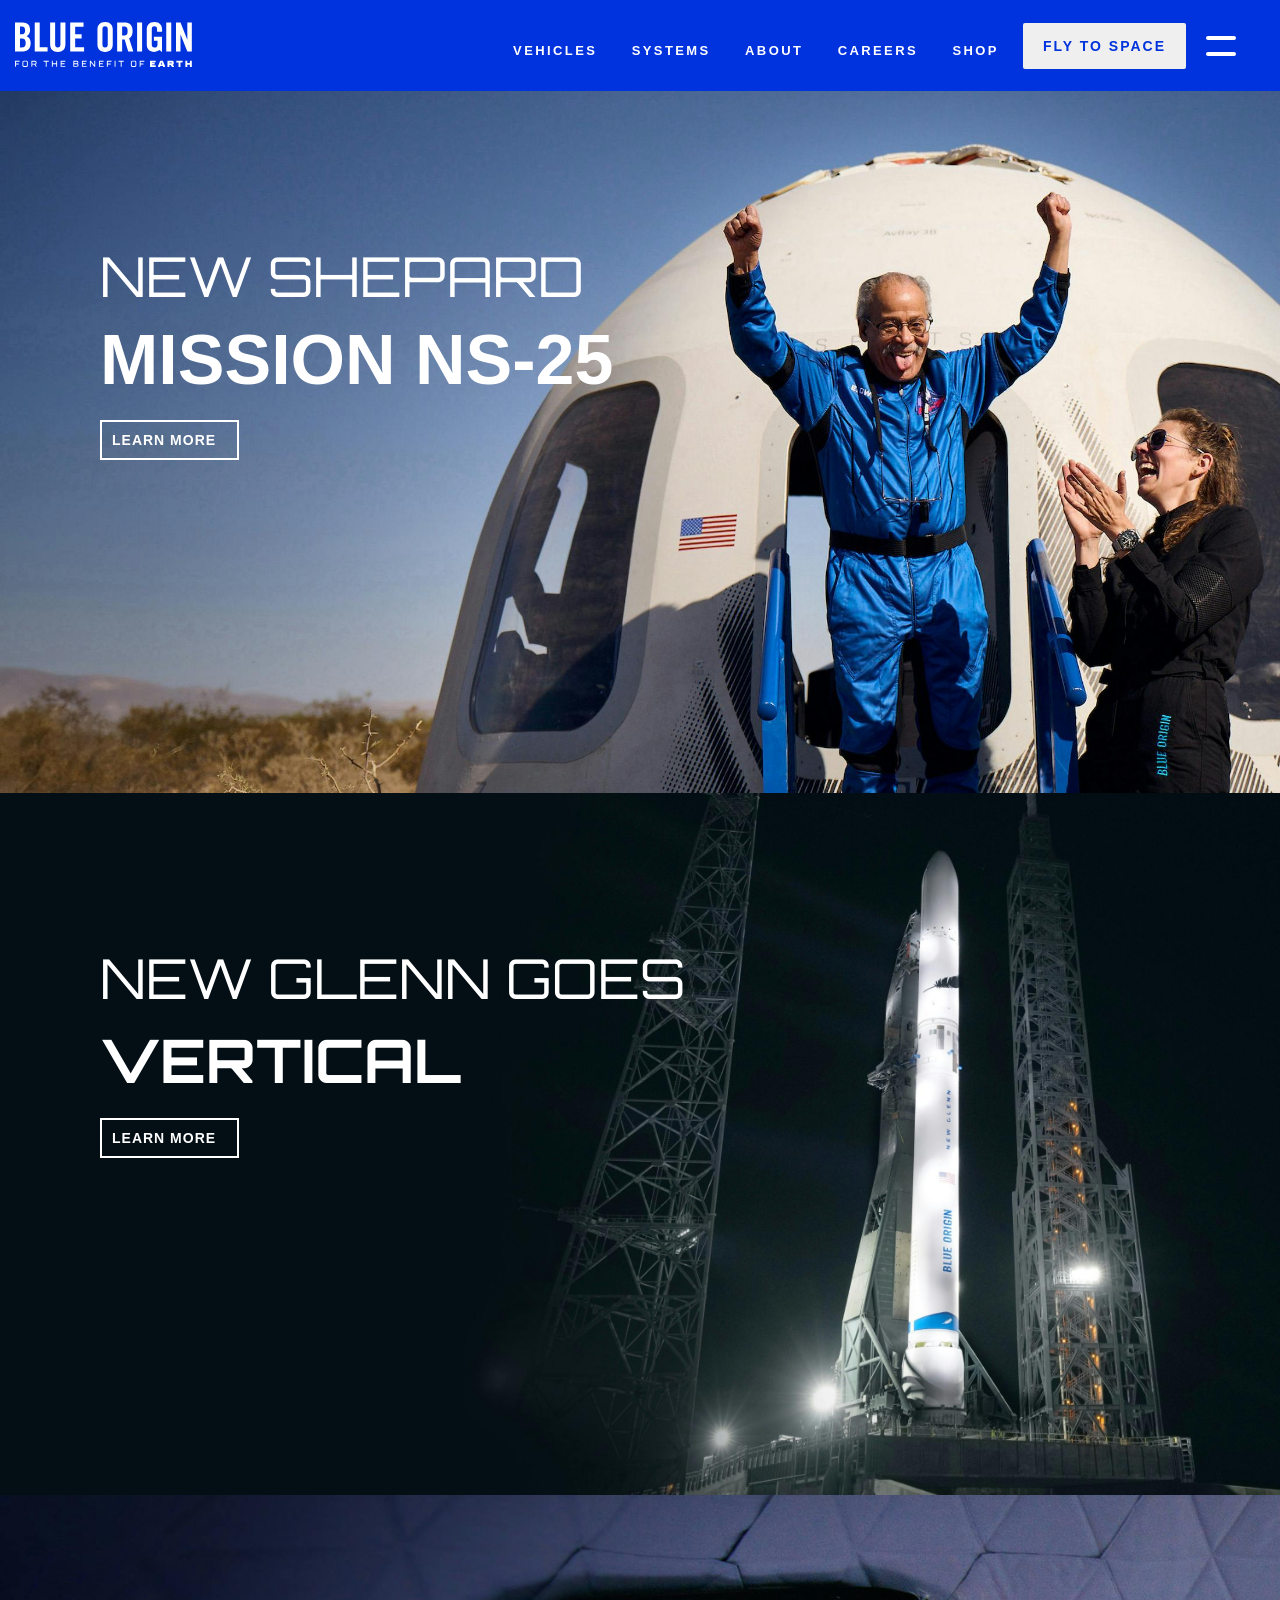
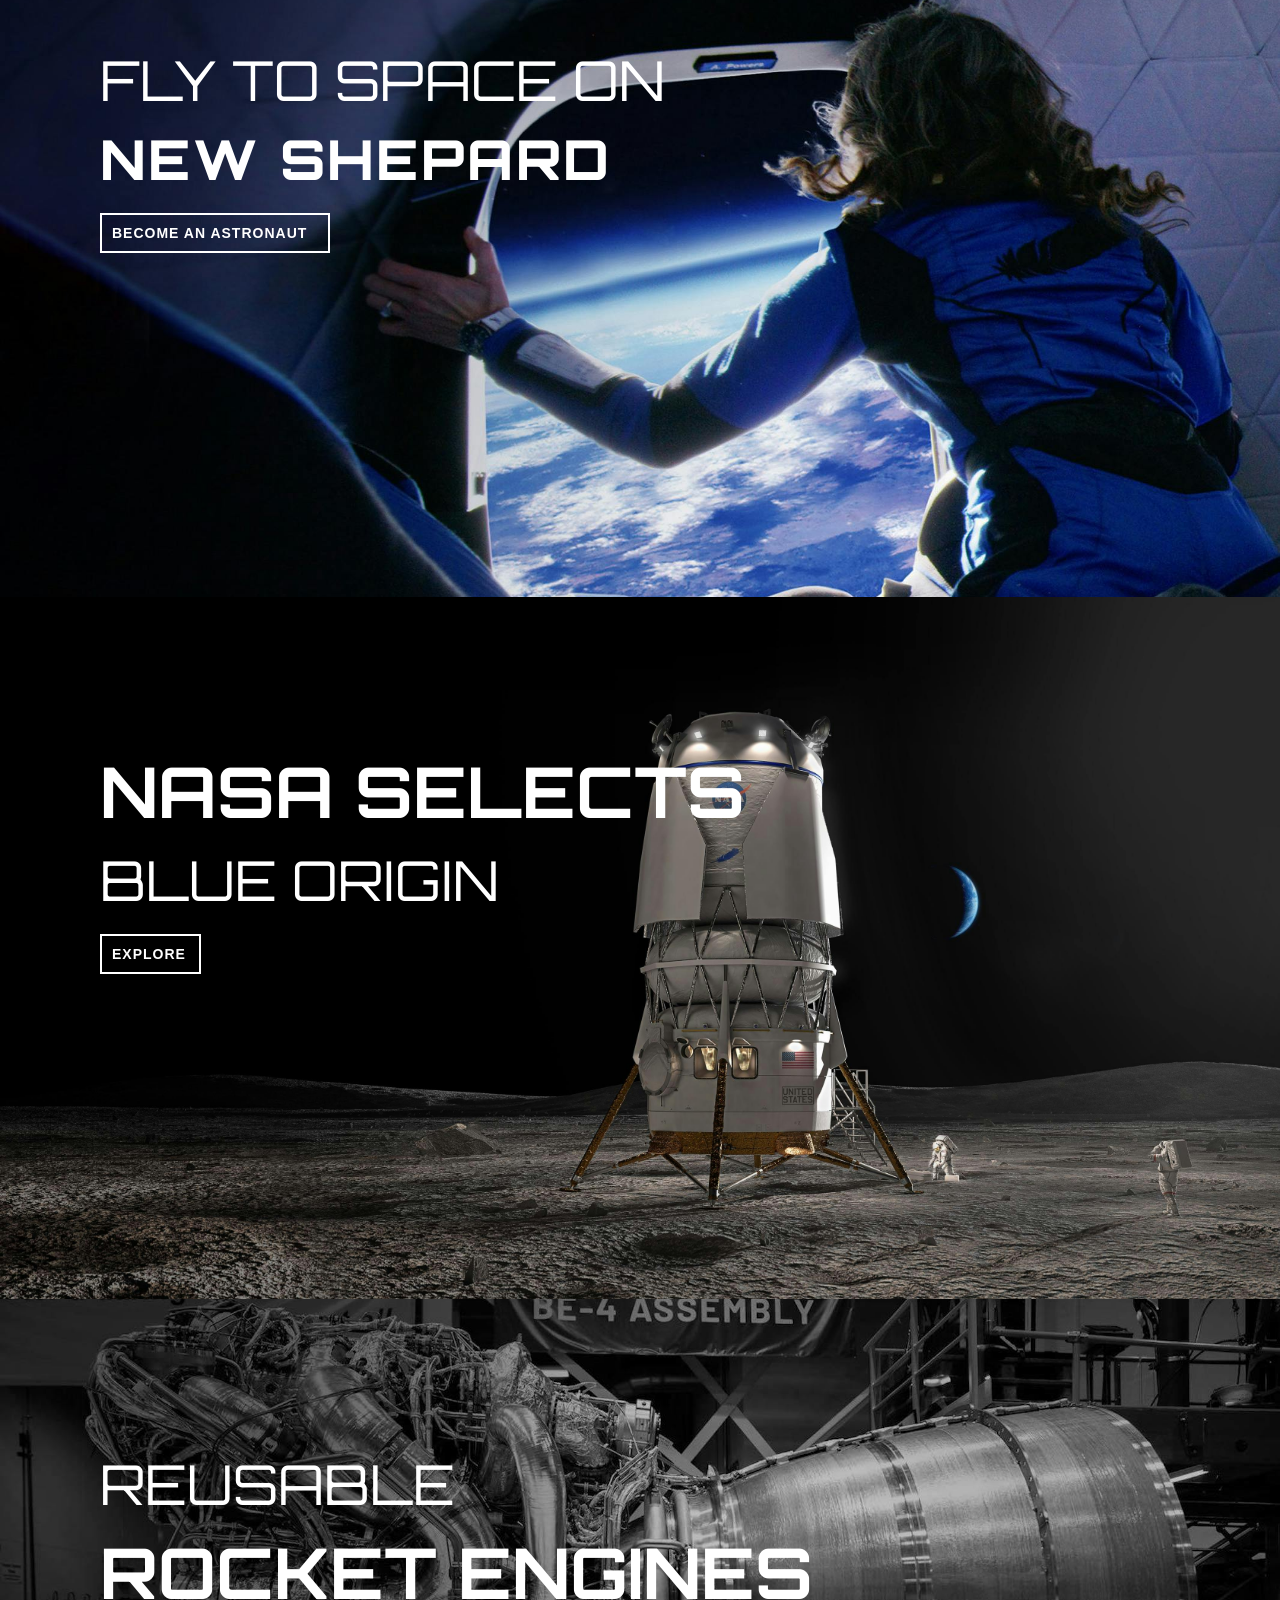
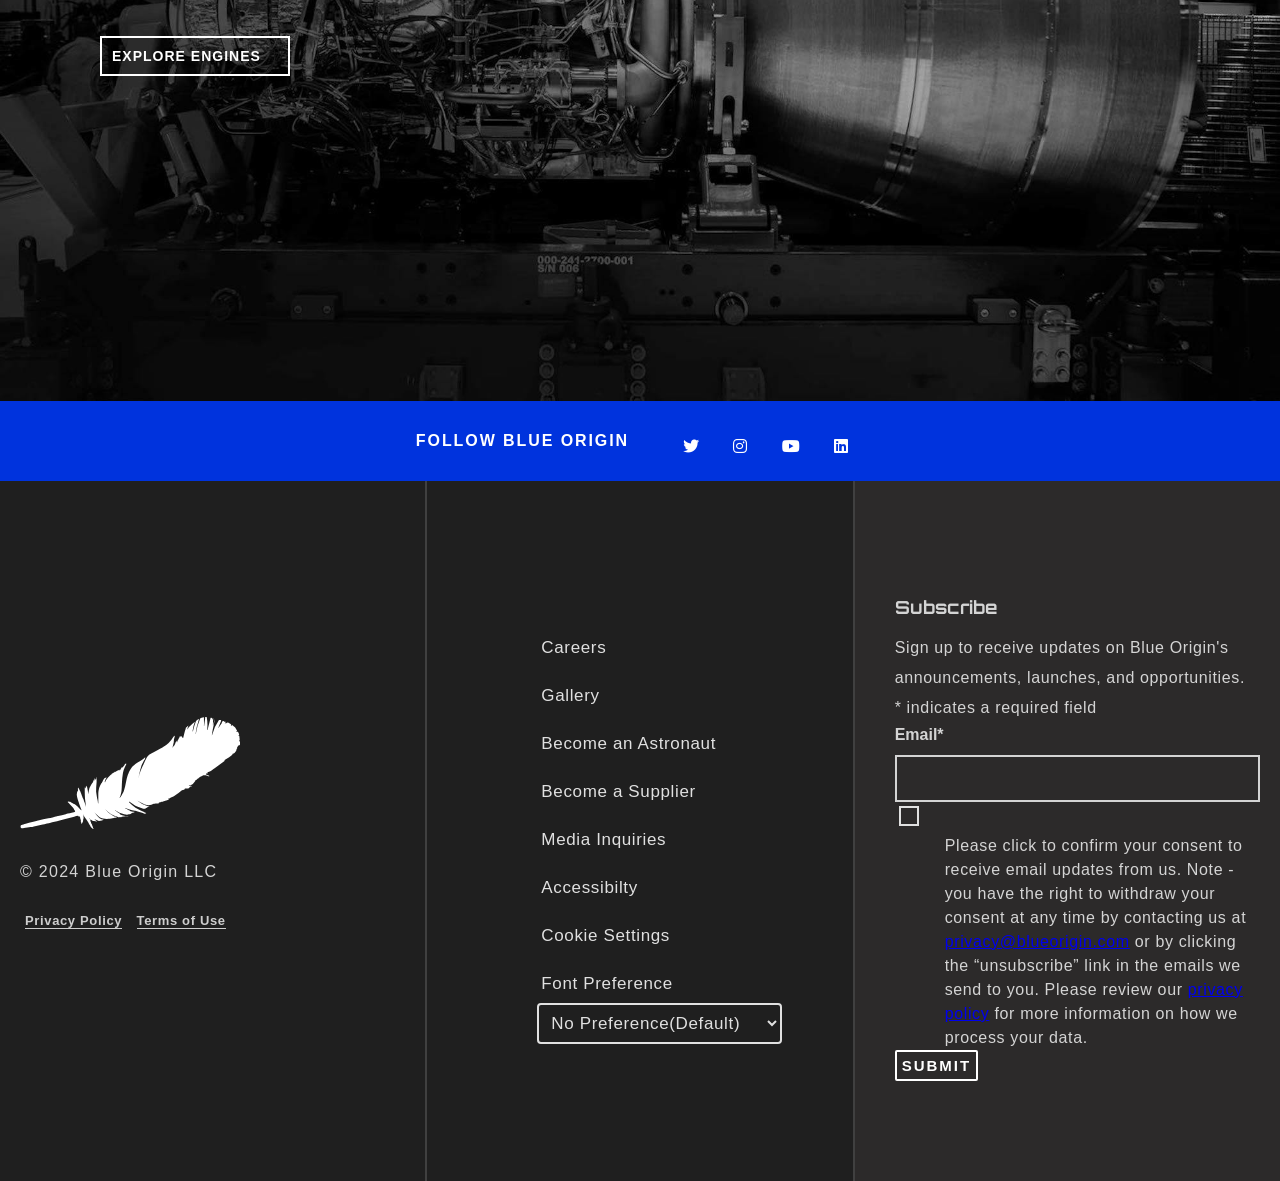
<file: homepg.html>
<!DOCTYPE html>
<html lang="en">
<head>
    <meta charset="UTF-8">
    <meta name="viewport" content="width=device-width, initial-scale=1.0">
    <title>Home Page - Blue Origin</title>
    <link rel="stylesheet" href="style.css">


<link href="https://fonts.googleapis.com/css2?family=Orbitron:wght@400;700&display=swap" rel="stylesheet">

    <link rel="stylesheet" href="https://cdnjs.cloudflare.com/ajax/libs/font-awesome/6.0.0-beta3/css/all.min.css">
</head>
<body>
    <div class="header">
        <div class="logo">
            <img src="images/logo-blue-origin-tagline-optimized.svg" alt="Blue Origin Logo">
        </div>
        
        <ul>
            <li>VEHICLES
                <ul class="dropdown">
                    <li>NEW SHEPARD</li>
                    <li>NEW GLENN</li>
                    <li>BLUE MOON</li>
                    <li>BLUE RING</li>
                </ul>
            </li>
            <li>SYSTEMS
                <ul class="dropdown">
                    <li>ENGINE</li>
                    <li>DESTINATION</li>
                    <li>MOTION CONTROL</li>
                    <li>EXPLORATION SYSTEMS</li>
                </ul>
            </li>
            <li>ABOUT
                <ul class="dropdown">
                    <li>ABOUT BLUE</li>
                    <li>SUSTAINABILITY</li>
                    <li>NEWS</li>
                    <li>GALLERY</li>
                </ul>
            </li>
            <li>CAREERS</li>
            <li>SHOP</li>
        </ul>
        <button class="mebut">FLY TO SPACE</button>
        <div class="menu-icon" onclick="toggleMenu()">
            <div class="bar"></div>
            <div class="bar"></div>
        </div>
    </div>

    <div class="bg1">
        <div class="f1">NEW SHEPARD <div class="bw1"> MISSION NS-25 </div></div>
        <a href="#" class="imobut1">LEARN MORE</a>
    </div>
    <div class="bg2">
        <div class="f2">NEW GLENN GOES <div class="bw2"> VERTICAL </div></div>
        <a href="#" class="imobut2">LEARN MORE</a>
    </div>
    <div class="bg3">
        <div class="f3">FLY TO SPACE ON <div class="bw3"> NEW SHEPARD </div></div>
        <a href="#" class="imobut3">BECOME AN ASTRONAUT</a>
    </div>
    <div class="bg4">
        <div class="f4">NASA SELECTS <div class="bw4"> BLUE ORIGIN </div></div>
        <a href="#" class="imobut4">EXPLORE</a>
    </div>
    <div class="bg5">
        <div class="f5">REUSABLE <div class="bw5"> ROCKET ENGINES </div></div>
        <a href="#" class="imobut5">EXPLORE ENGINES</a>
    </div>

    <footer class="site-footer">
        <div class="social-media">
            <h2 class="social-heading">FOLLOW BLUE ORIGIN</h2>
            <ul class="social-icons">
                <li><a href="#"><i class="fab fa-twitter"></i></a></li>
                <li><a href="#"><i class="fab fa-instagram"></i></a></li>
                <li><a href="#"><i class="fab fa-youtube"></i></a></li>
                <li><a href="#"><i class="fab fa-linkedin"></i></a></li>
            </ul>
        </div>
    <footer class="main-footer">
        <div class="footer-column footer-left">
                <div class="logoc">
               <img src="images/logo-feather-optimized.svg" alt="feather" class="imglogo">
                <p class="plog">© 2024 Blue Origin LLC</p>
            </div>
              <ul class="lab1">
                <li><a href="#"></a>Privacy Policy</li>
                <li><a href="#"></a>Terms of Use</li>
              </ul>
            
        </div>
        <!-- <div class="separator"></div> -->
            <div class="footer-column footer-center">
                <ul class="lab2">
                    <li>Careers</li>
                    <li>Gallery</li>
                    <li>Become an Astronaut</li>
                    <li>Become a Supplier</li>
                    <li>Media Inquiries</li>
                    <li>Accessibilty</li>
                    <li>Cookie Settings</li>
                    <li>Font Preference</li>
                </ul>
                <div class="droption">
                    <select class="fot2">
                    <option value="No Preference" selected>No Preference(Default)</option>
                    <option value="atkinson-hyperlegible">atkinson Hyperlegible</option>
                    <option value="open-dyslexic">OpenDyslexic</option>
                </select>
                </div>
            </div>
            <div class="footer-column footer-right">
                <div class="sub">
                <h2 class="Sub">Subscribe</h2></div>
                <form action="" method="post">
                 <div class="for1">
                    <p>Sign up to receive updates on Blue Origin's announcements, launches, and opportunities.</p>
                    <p>* indicates a required field</p>
                 </div>
                 <label class="ema">
                    <div>Email*</div>
                    <input class="inema" name="Email" type="email" required pattern=".+@.+\..+">
                 </label>
                 <div class="tick">
                   
                   <div class="cbox">
                    <input type="checkbox" class="chebx" id="cbox" name="cbox">
                    <label for="cbox"> 
                        <p>Please click to confirm your consent to receive email updates from us.
                             Note - you have the right to withdraw your consent at any time by contacting
                              us at <a href="#"> privacy@blueorigin.com</a> or by clicking the “unsubscribe” link
                             in the emails we send to you. Please review our <a href="#"> privacy policy</a> for more information 
                             on how we process your data.</p>
                   
                        </label>
                    </div>
                 </div>
                 <button class="submit">SUBMIT</button>
            </form>
            </div>
        </footer>



    </footer>
    <script src="script.js"></script>
</body>
</html>
</file>
<file: style.css>
body, html {
    
    margin: 0;
    padding: 0;
    font-family:'Orbitron', sans-serif;;
}


.header {
    background-color: #0033dd;
    z-index: 10;
    display: flex;
    align-items:center ;
    position: sticky;
    top: 0;
    justify-content: flex-start;
    text-transform: uppercase;
    font-weight: 700;
    line-height: 1;
    font-size: .875rem;
    gap: 0;
    padding: 1rem 1.5rem 1rem 0;
    letter-spacing: .15rem;
}

.header ul {
    margin-left: auto;
}

.logo img {
    margin-left: 15px ;
    height: 45px;
}

 li  {
    display: inline-block;
    padding: 0.25rem;
    font-family: sans-serif;
    font-size: small;
    font-weight: 800;
    color: white;
    cursor: pointer;
    text-transform: uppercase;
    margin: 10px;
    margin-bottom: 0;

}
.mebut{
    border: none;
    border-radius: 2px;
    white-space: nowrap;
    color: #0033dd;
    position: relative;
    padding: 15px 20px;
    font-family: Arial, Helvetica, sans-serif;
    font-weight: 700;
    letter-spacing: 2px;
    cursor: pointer;
    font-size: 14px;
    margin-right: 20px;
    margin-left: 10px;
}
.menu-icon {
    display: flex;
    flex-direction: column;
    justify-content: space-between;
    width: 30px;
    height: 20px;
    cursor: pointer;
    margin-right: 20px;
}

.menu-icon .bar {
    width: 100%;
    height: 4px;
    background-color: white;
    border-radius: 2px;
}

.bg1, .bg2, .bg3, .bg4, .bg5 {
    height: 78vh; 
    background-size: cover;
    background-position: center;
    display: flex;
    flex-direction: column; 
   
}
.f1, .f2, .f3, .f4, .f5{
    justify-content: left;  
    color: white;
    text-transform: uppercase;
    text-align: left;
    margin-left: 100px;
    margin-top: 150px;
    font-size:55px;
    font-weight:normal;
    font-family: 'Orbitron', Arial, sans-serif;
    
    
}
.bw1, .bw2, .bw3, .bw4, .bw5 {
    font-family: 'Orbitron', Arial, sans-serif;
    font-weight: bold;
    color: white;
    font-size: 70px;
    margin: 10px 0;

}
.bw2{
    font-size: 60px;
}
.bw3{
    font-size: 55px;
    font-weight: 800;
    letter-spacing: .15rem;
}
.f3{
    font-weight: 300;
}
.f4{
    font-weight: bold;
    color: white;
    font-size: 70px;
}
.bw4{
    font-size:55px;
    font-weight:normal;
}
.imobut1, .imobut2, .imobut3, .imobut4, .imobut5  {
    font-family:  Arial, sans-serif;
    display: inline-block;
    padding: 10px 10px;
    border: 2px solid white;
    color: white;
    text-decoration: none;
    font-weight: 900;
    margin-top: 10px;
    margin-left: 100px;
    font-size: 14px; 
    letter-spacing: 1px;
    box-shadow: black;
    width: 9%;
   align-items: center;
}
.imobut3 { width: 16.1% !important; }
.imobut4 { width: 6% !important; }
.imobut5 { width: 13% !important; }

.bg1 {
    background-image: url(images/h1.jpg);
}
.bg2{
    background-image: url(images/h2.jpg);
}
.bg3{
    background-image: url(images/h3.jpg);
}
.bg4{
    background-image: url(images/h4.jpg);
}
.bg5{
    background-image: url(images/h5.jpg);
}

.bw1{
    font-family:Arial, sans-serif;
  
    font-weight: bold;
}

.site-footer {
    background-color: #202020;
    color: grey;
    padding: 0 ;
    font-family: Arial, sans-serif;
    
}

.social-media {
    background-color: #0033dd;
    width: 100%;
    height: 80px;
    display: flex;
    align-items: center;
    justify-content: center;
    box-sizing: border-box;
    padding: 0;
    margin: 0; 
}

.social-heading, .social-icons li  a{
    color: white;
    font-size: 1.5rem;
    list-style: none;
    display:flex;
    gap: 1rem;
    font-size: 1rem;
    font-weight: 700;
    letter-spacing: .120em;
    text-align: center;
    font-family: 'Helvetica Neue', sans-serif;
    text-decoration: none;
}

.main-footer {
    justify-content: space-between;
    display: flex;
    width: 100%;
    height: 700px; 
}

.footer-left, .footer-center, .footer-right{
    flex: 1;
}
.footer-column {
    padding: 20px;
    color: rgb(212, 212, 212);
    font-family: Arial, sans-serif;
    flex: 1;
    display: flex;
    flex-direction: column;
    justify-content: center;
}

.footer-left,
.footer-center {
    background-color: #1f1f1f; 
    border-right: 2px solid #404040; 
    
}
.imglogo{
    max-width: 100%;
    max-height: 7rem;
    
}
.plog{
    margin: 0;
    letter-spacing: .08em;
    padding-top: 30px;
}
.lab1 {
    margin-top: 10px;
    padding: 0;
    list-style: none;
}

.lab1 li {
    color: #cecece;
    font-family: Arial, Helvetica, sans-serif;
    font-weight: 700;
    font-size: 13px;
    margin: 0;
    padding: 0;
    text-decoration: none;
    border-bottom: 1px solid;
    text-transform: none;
    letter-spacing: .04rem;
    margin-inline: 5px;
    padding-top: 22px;
   
}
.lab2{
    list-style: none;
    margin: 0;
    padding: 0;
    display: flex;
    flex-direction: column;
   padding-inline-start: 80px;
}
.lab2 li{
    position: relative;
    text-transform:none;
   font-weight: 540;
   font-size: 17px;
    font-family: Arial, sans-serif;
    color:rgb(224, 224, 224) ;
    line-height: 30px;
    letter-spacing: .04rem;
}
.droption{
    
    padding-inline-start: 90px;
  
}
.fot2{
    padding: .5rem 1.5rem .5rem .5rem;
    display: block;
    background-color:#1f1f1f;
    border-radius: 4px;
    border: 2px solid ;
    border-color: rgb(224, 224, 224) ;
    font-size: 17px;
    font-family:Arial, Helvetica, sans-serif;
    letter-spacing: .04rem;
    outline-offset: 4px;
    color:rgb(224, 224, 224)  ;
}

.footer-right {
    background-color: #2c2a2a; 
    
}
 .sub{
    font-family: 'Orbitron', Arial, sans-serif;
    padding-inline-start: 20px;
    font-size: 12px;
    font-weight: 300;
    margin: 0;
  
    
}
.for1 p{
    width: 100%;
    font-size: 1rem;
    margin: 0;
    line-height: 1.875;
    letter-spacing: .04rem;
}
.ema{
    
    font-weight: 700;
    line-height: 1.5;
    display: flex;
    flex-direction: column;
    gap: .5rem;
    text-align: start;
}
.inema{
    font-size: 1.125rem;
    letter-spacing: .04rem;
    font-weight: 400;
    line-height: 1.5;
    color: inherit;
    border: 2px solid;
    padding: .5rem;
    outline-offset: 4px;
    background-color: transparent;
    text-align: start;
}
.tick{
    flex-direction: row;
    font-weight: 400;
    align-items: flex-start;
}
input[type="checkbox"] {
    appearance: none;
    width: 20px;
    height: 20px;
    border: 2px solid rgb(224, 224, 224);
    background-color: transparent;
    cursor: pointer;
    position: relative;
    display: inline-block;
    margin: .25rem;
}

input[type="checkbox"]::after {
    content: '';
    position: absolute;
    top: 50%;
    left: 50%;
    width: 10px;
    height: 10px;
    background-color: #e4e4e4;
    transform: translate(-50%, -50%) scale(0);
    transition: transform 0.2s ease-in-out;
    transform-origin: center;
}

input[type="checkbox"]:checked::after {
    transform: translate(-50%, -50%) scale(1);
}
.cbox p{
    padding-inline-start: 50px;
    font-size: 1rem;
    line-height: 1.5;
    font-weight: 200;
    margin: 0;
    letter-spacing: .04rem;
    cursor: pointer;
}
form{

    padding-inline-start: 20px;
}
.submit{
    color: white;
    background: transparent;
    font-weight: 700;
    border-radius: 2px;
    padding: 5px;
    font-size: 15px;
    letter-spacing: .125rem;
    border: 2px solid;
    text-align: center;
    display: inline-flex;
    align-items: center;
    gap: 8px;
    outline-offset: 4px;
}
.header li, .footer-center li {
    position: relative;
    display: inline-block;
}

.header li::after {
    content: '';
    position: absolute;
    left: 0;
    bottom: 0;
    width: 0;
    height: 2px;
    background-color: white;
    transition: width 0.3s ease-in-out;
}

.header li:hover::after {
    width: 100%;
}

.footer-center li::after {
    content: '';
    position: absolute;
    left: 10px;
    bottom: 10px;
    width: 0;
    height: 2px;
    background-color: white;
    transition: width 0.3s ease-in-out;
}

.footer-center li:hover::after {
    width:100%;

}

.dropdown {
    display: none;
    position: absolute;
    top: 100%;
    left: 0;
    background-color: #0033dd;
    min-width: 200px;
    z-index: 1000;
    list-style: none;
    padding: 0;
    margin: 0;
}

.dropdown li {
    display: block;
    padding: 20px 15px;
    color: white;
    text-transform: uppercase;
    font-family: sans-serif;
    font-size: small;
    font-weight: 800;
    cursor: pointer;
}

.header li:hover .dropdown {
    display: block;
}

/* Initial styles for slide-in elements */
.f1, .f2, .f3, .f4, .f5, .imobut1, .imobut2, .imobut3, .imobut4, .imobut5 {
    transform: translateY(100px);
    opacity: 0;
    transition: transform 1.2s ease-out, opacity 1.2s ease-out;
}

/* Class to trigger slide-in */
.slide-in {
    transform: translateY(0);
    opacity: 1;
}
</file>
